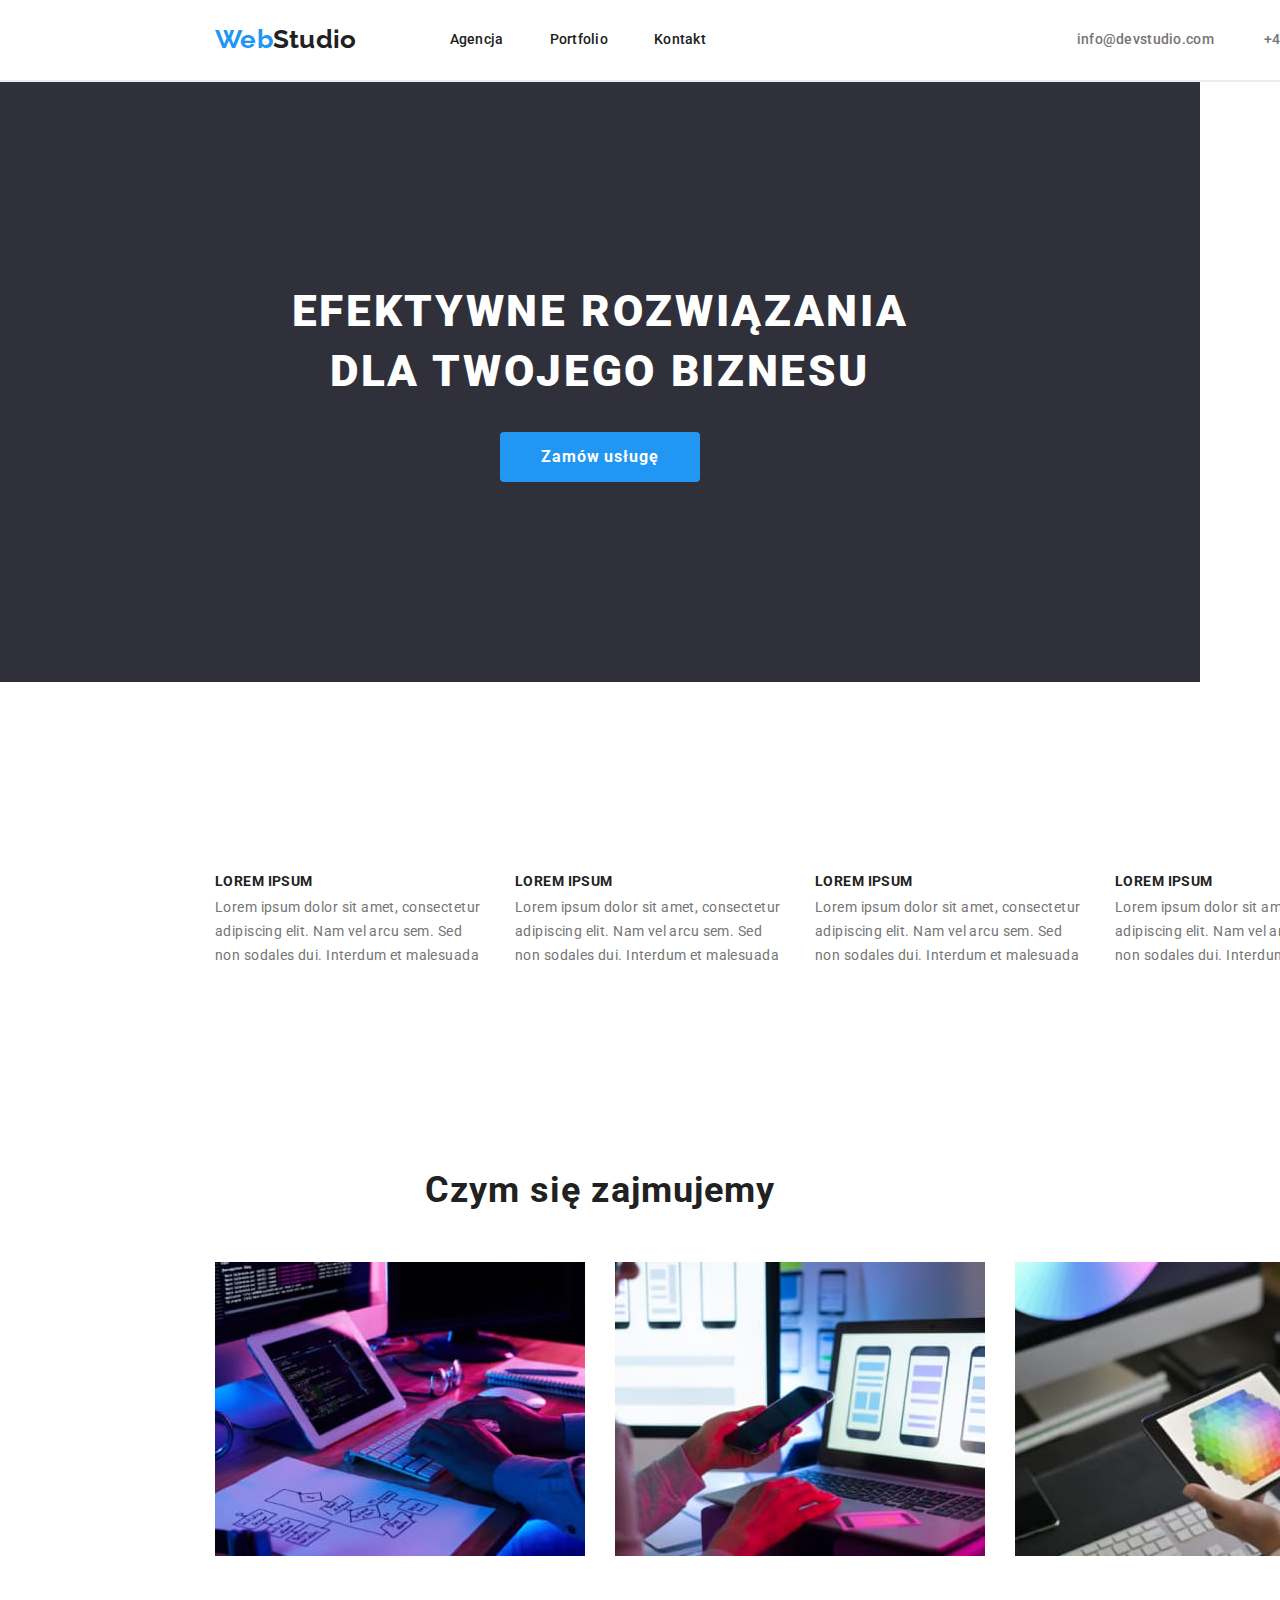
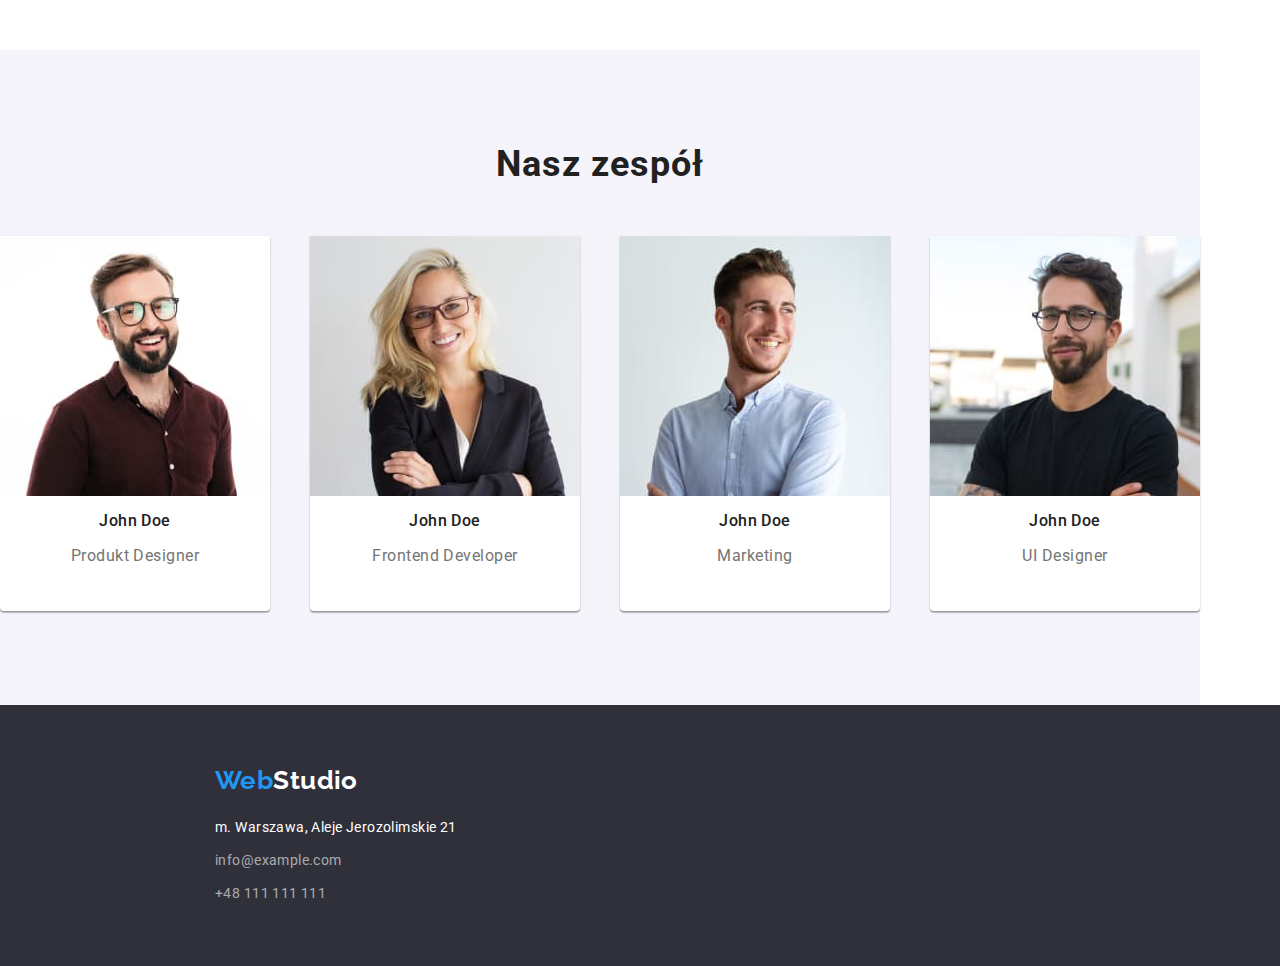
<file: index.html>
<!DOCTYPE html>
<html lang="PL">
  <head>
    <meta charset="UTF-8" />
    <meta http-equiv="X-UA-Compatible" content="IE=edge" />
    <meta name="viewport" content="width=device-width, initial-scale=1.0" />
    <link rel="stylesheet" href="./css/normalize.css" />
    <link rel="stylesheet" href="./css/styles.css" />
    <link rel="preconnect" href="https://fonts.googleapis.com" />
    <link rel="preconnect" href="https://fonts.gstatic.com" crossorigin />
    <link
      href="https://fonts.googleapis.com/css2?family=Raleway:wght@700&family=Roboto:wght@400;500;700;900&display=swap"
      rel="stylesheet"
    />
    <title>WebStudio</title>
  </head>
  <body>
    <header class="header container section-main-page">
      <nav>
        <ul class="list-no-style nav-list-flex">
          <li class="nav-item">
            <a href="index.html" class="webstudio-black"
              ><span class="webstudio-blue">Web</span>Studio</a
            >
          </li>
          <li class="nav-item">
            <a href="#" class="header-links">Agencja</a>
          </li>
          <li class="nav-item">
            <a href="portfolio.html" class="header-links">Portfolio</a>
          </li>
          <li class="nav-item">
            <a href="#" class="header-links">Kontakt</a>
          </li>
        </ul>
      </nav>
      <div class="contact-flex">
        <a href="info@devstudio.com" class="header-links header-contact"
          >info@devstudio.com</a
        >
        <span class="tel-number header-contact2">+48 111 111 111</span>
      </div>
    </header>
    <div class="line"></div>
    <main class="container">
      <div class="header-block">
        <h1 class="header-block-text">
          EFEKTYWNE ROZWIĄZANIA DLA TWOJEGO BIZNESU
        </h1>

        <button type="button" class="button-order">Zamów usługę</button>
      </div>

      <div class="section-main-page section">
        <ul class="list-no-style flex-list section">
          <li>
            <section class="description-blocks">
              <h2 class="description-blocks-header">Lorem ipsum</h2>
              <p class="description-blocks-text">
                Lorem ipsum dolor sit amet, consectetur adipiscing elit. Nam vel
                arcu sem. Sed non sodales dui. Interdum et malesuada
              </p>
            </section>
          </li>

          <li>
            <section class="description-blocks">
              <h2 class="description-blocks-header">Lorem ipsum</h2>
              <p class="description-blocks-text">
                Lorem ipsum dolor sit amet, consectetur adipiscing elit. Nam vel
                arcu sem. Sed non sodales dui. Interdum et malesuada
              </p>
            </section>
          </li>

          <li>
            <section class="description-blocks">
              <h2 class="description-blocks-header">Lorem ipsum</h2>
              <p class="description-blocks-text">
                Lorem ipsum dolor sit amet, consectetur adipiscing elit. Nam vel
                arcu sem. Sed non sodales dui. Interdum et malesuada
              </p>
            </section>
          </li>

          <li>
            <section class="description-blocks">
              <h2 class="description-blocks-header">Lorem ipsum</h2>
              <p class="description-blocks-text">
                Lorem ipsum dolor sit amet, consectetur adipiscing elit. Nam vel
                arcu sem. Sed non sodales dui. Interdum et malesuada
              </p>
            </section>
          </li>
        </ul>
      </div>

      <div class="section-main-page section">
        <h2 class="what-we-do-text">Czym się zajmujemy</h2>
        <ul class="list-no-style what-we-do-list">
          <li>
            <figure>
              <img
                class="picture-as-block"
                src="images/person-coding.jpg"
                alt="osoba pisząca na klawiaturze kod"
                width="370"
              />
            </figure>
          </li>
          <li>
            <figure>
              <img
                class="picture-as-block"
                src="images/smartphone-designing.jpg"
                alt="projektowanie designu dla smartfonów"
                width="370"
              />
            </figure>
          </li>
          <li>
            <figure>
              <img
                class="picture-as-block"
                src="images/color-choosing.jpg"
                alt="dobieranie kolorów, przy użyciu tabletu"
                width="370"
              />
            </figure>
          </li>
        </ul>
      </div>

      <div class="section our-team">
        <h2 class="section-main-page what-we-do-text">Nasz zespół</h2>

        <ul class="list-no-style our-team-list">
          <li class="team-card">
            <figure>
              <img
                class="picture-as-block"
                src="images/product-designer.jpg"
                alt="zdjęcie John Doe, nasz product designer"
                width="270"
              />
              <figcaption>
                <p class="team-names">John Doe</p>
                <p class="team-jobs">Produkt Designer</p>
              </figcaption>
            </figure>
          </li>

          <li class="team-card">
            <figure>
              <img
                class="picture-as-block"
                src="images/frontend-developer.jpg"
                alt="zdjecie John Doe, nasz frontend developer"
                width="270"
              />
              <figcaption>
                <p class="team-names">John Doe</p>
                <p class="team-jobs">Frontend Developer</p>
              </figcaption>
            </figure>
          </li>

          <li class="team-card">
            <figure>
              <img
                class="picture-as-block"
                src="images/marketing-staff.jpg"
                alt="zdjecie John Doe, nasz pracownik marketingu"
                width="270"
              />
              <figcaption>
                <p class="team-names">John Doe</p>
                <p class="team-jobs">Marketing</p>
              </figcaption>
            </figure>
          </li>

          <li class="team-card">
            <figure>
              <img
                class="picture-as-block"
                src="images/ui-designer.jpg"
                alt="zdjecie John Doe, nasz ui designer"
                width="270"
              />
              <figcaption>
                <p class="team-names">John Doe</p>
                <p class="team-jobs">UI Designer</p>
              </figcaption>
            </figure>
          </li>
        </ul>
      </div>
    </main>
    <footer class="footer">
      <a href="index.html" class="webstudio-white"
        ><span class="webstudio-blue">Web</span>Studio</a
      >
      <address>
        <ul class="list-no-style address addres-flex-footer container">
          <li>m. Warszawa, Aleje Jerozolimskie 21</li>
          <li>
            <a href="mailto:info@example.com" class="footer-text-color"
              >info@example.com</a
            >
          </li>
          <li>
            <a href="tel:+48111111111" class="footer-text-color"
              >+48 111 111 111</a
            >
          </li>
        </ul>
      </address>
    </footer>
  </body>
</html>
</file>
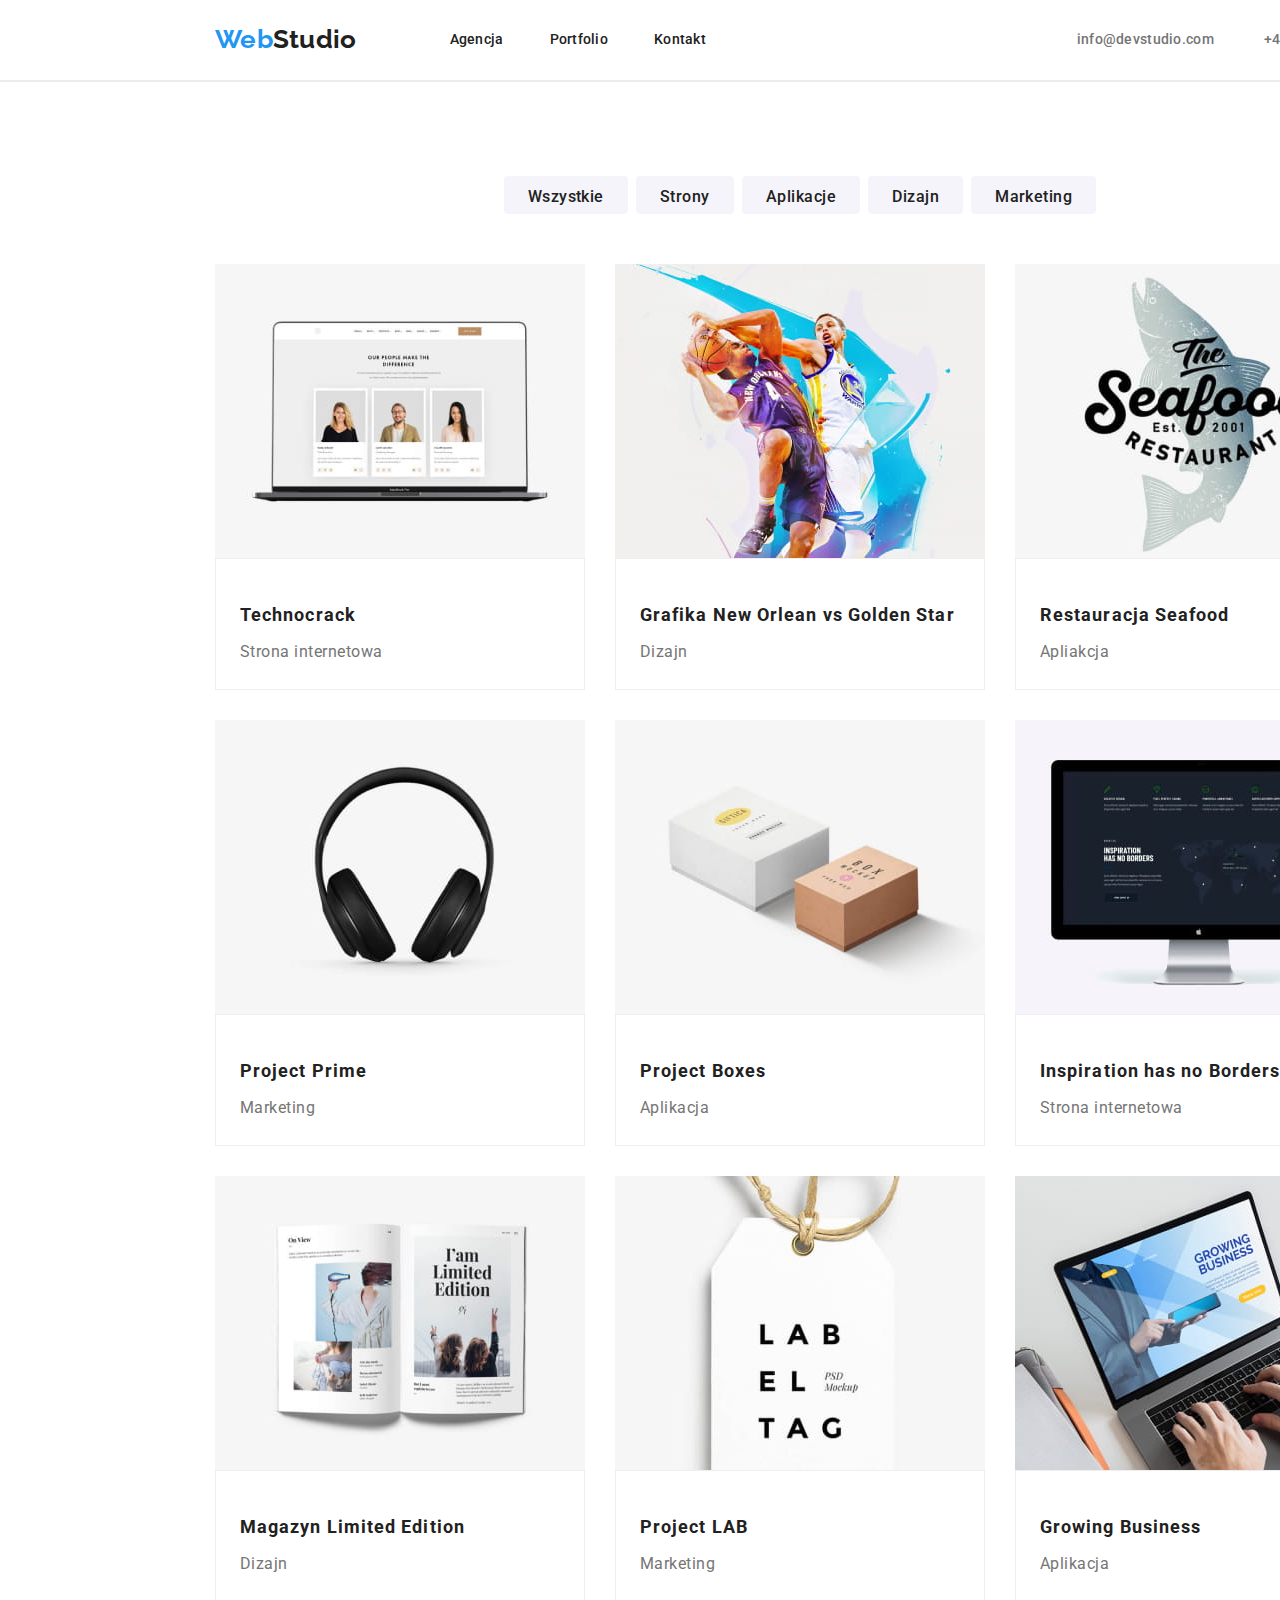
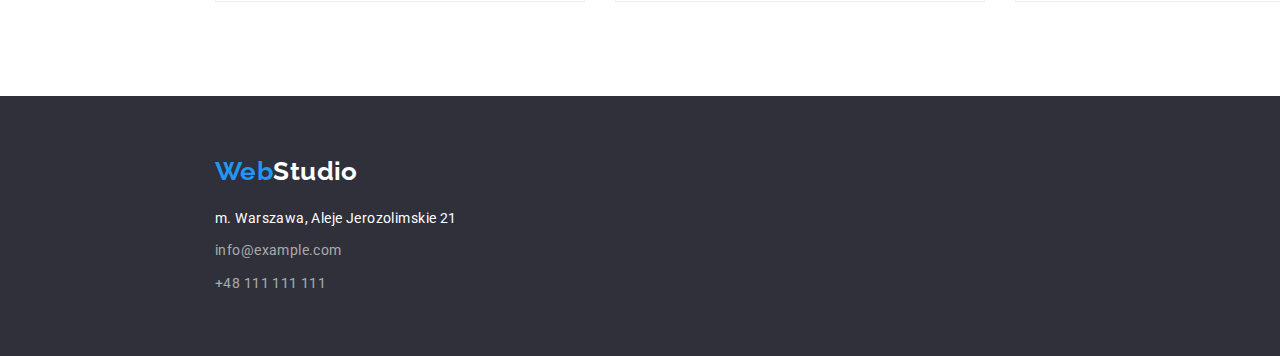
<file: portfolio.html>
<!DOCTYPE html>
<html lang="en">
  <head>
    <meta charset="UTF-8" />
    <meta http-equiv="X-UA-Compatible" content="IE=edge" />
    <meta name="viewport" content="width=device-width, initial-scale=1.0" />
    <link rel="stylesheet" href="./css/normalize.css" />
    <link rel="stylesheet" href="./css/styles.css" />
    <link rel="preconnect" href="https://fonts.googleapis.com" />
    <link rel="preconnect" href="https://fonts.gstatic.com" crossorigin />
    <link
      href="https://fonts.googleapis.com/css2?family=Raleway:wght@700&family=Roboto:wght@400;500;700;900&display=swap"
      rel="stylesheet"
    />
    <title>Portfolio</title>
  </head>
  <body>
    <header class="header container section-main-page">
      <nav>
        <ul class="list-no-style nav-list-flex">
          <li class="nav-item">
            <a href="index.html" class="webstudio-black"
              ><span class="webstudio-blue">Web</span>Studio</a
            >
          </li>
          <li class="nav-item">
            <a href="#" class="header-links">Agencja</a>
          </li>
          <li class="nav-item">
            <a href="portfolio.html" class="header-links">Portfolio</a>
          </li>
          <li class="nav-item">
            <a href="#" class="header-links">Kontakt</a>
          </li>
        </ul>
      </nav>
      <div class="contact-flex">
        <a href="info@devstudio.com" class="header-links header-contact"
          >info@devstudio.com</a
        >
        <span class="tel-number header-contact2">+48 111 111 111</span>
      </div>
    </header>
    <div class="line"></div>
    <main>
      <div  class="container section-main-page">
        <ul class="list-no-style menu-filter">
          <li>
            <button type="button" class="button-filter-menu">Wszystkie</button>
          </li>
          <li>
            <button type="button" class="button-filter-menu">Strony</button>
          </li>
          <li>
            <button type="button" class="button-filter-menu">Aplikacje</button>
          </li>
          <li>
            <button type="button" class="button-filter-menu">Dizajn</button>
          </li>
          <li>
            <button type="button" class="button-filter-menu">Marketing</button>
          </li>
        </ul>
      </div>

      <div class="container section-main-page">
        <ul class="list-no-style aplications-list">
          <li>
            <figure>
              <img
                src="images/technocrack.jpg"
                alt="Laptop z wyswietlonymi na stronie osobami wraz z krótką prezentacją"
                height="294"
              />
              <figcaption class="apps-names">
                <p class="porfolio-names">Technocrack</p>
                <p class="portfolio-desciption">Strona internetowa</p>
              </figcaption>
            </figure>
          </li>

          <li>
            <figure>
              <img
                src="images/new-orlean-vs-golden-star.jpg"
                alt="Dwóch graczy koszykówi skacze, jeden, by rzucić piłkę do kosza, drugi, aby uniemożliwić rzut"
                height="294"
              />
              <figcaption class="apps-names">
                <p class="porfolio-names">Grafika New Orlean vs Golden Star</p>
                <p class="portfolio-desciption">Dizajn</p>
              </figcaption>
            </figure>
          </li>

          <li>
            <figure>
              <img
                src="images/seafood.jpg"
                alt="Napis The Seafood Restaurant na tle ryby"
                height="294"
              />
              <figcaption class="apps-names">
                <p class="porfolio-names">Restauracja Seafood</p>
                <p class="portfolio-desciption">Apliakcja</p>
              </figcaption>
            </figure>
          </li>

          <li>
            <figure>
              <img
                src="images/projekt-prime.jpg"
                alt="zdjęcie czarnych słuchawek nausznych"
                height="294"
              />
              <figcaption class="apps-names">
                <p class="porfolio-names">Project Prime</p>
                <p class="portfolio-desciption">Marketing</p>
              </figcaption>
            </figure>
          </li>

          <li>
            <figure>
              <img
                src="images/project-boxes.jpg"
                alt="Zdjęcie dwóch pudełek obok siebie jeden biały drugi mniejszy jasnobrązowy"
                height="294"
              />
              <figcaption class="apps-names">
                <p class="porfolio-names">Project Boxes</p>
                <p class="portfolio-desciption">Aplikacja</p>
              </figcaption>
            </figure>
          </li>

          <li>
            <figure>
              <img
                src="images/inspiration-has-no-borders.jpg"
                alt="Zdjęcie monitora, na którym jest krótka prezentacja strony wraz z mapą świata - zaprezentowane na ciemnym tle"
                height="294"
              />
              <figcaption class="apps-names">
                <p class="porfolio-names">Inspiration has no Borders</p>
                <p class="portfolio-desciption">Strona internetowa</p>
              </figcaption>
            </figure>
          </li>

          <li>
            <figure>
              <img
                src="images/limited-edition.jpg"
                alt="Zdjęcie otwartego czasopisma, w którym widnieją zdjęcia kobiet, w różnych sytuacjach. Jedna suszy włosy, druga kuca z torebką w ręce, na kolejnym zdjęciu są kobiety z wyciągniętymi rękami wspierające siebie "
                height="294"
              />
              <figcaption class="apps-names">
                <p class="porfolio-names">Magazyn Limited Edition</p>
                <p class="portfolio-desciption">Dizajn</p>
              </figcaption>
            </figure>
          </li>

          <li>
            <figure>
              <img
                src="images/project-lab.jpg"
                alt="Biała zawieszka na sznurku zawierająca napis LABEL TAG"
                height="294"
              />
              <figcaption class="apps-names">
                <p class="porfolio-names">Project LAB</p>
                <p class="portfolio-desciption">Marketing</p>
              </figcaption>
            </figure class="apps-pictures">
          </li>

          <li>
            <figure>
              <img
                src="images/growing-business.jpg"
                alt="Laptop z wyświetloną stroną Growing Business, na której osoba prezentuje telefon."
                height="294"
              />
              <figcaption class="apps-names">
                <p class="porfolio-names">Growing Business</p>
                <p class="portfolio-desciption">Aplikacja</p>
              </figcaption>
            </figure>
          </li>
        </ul>
      </div>
    </main>

    <footer class="footer">
      <a href="index.html" class="webstudio-white"
        ><span class="webstudio-blue">Web</span>Studio</a
      >
      <address>
        <ul class="list-no-style address addres-flex-footer container">
          <li>m. Warszawa, Aleje Jerozolimskie 21</li>
          <li>
            <a href="mailto:info@example.com" class="footer-text-color"
              >info@example.com</a
            >
          </li>
          <li>
            <a href="tel:+48111111111" class="footer-text-color"
              >+48 111 111 111</a
            >
          </li>
        </ul>
      </address>
    </footer>
  </body>
</html>
</file>
<file: css/styles.css>
:root {
  --backgound-color: white;
  --background-block-color: #2f303a;
  --text-headers-color: #212121;
  --text-normal-color: #757575;
  --text-hover-color: #2196f3;
  --button-color: #f5f4fa;
  --logo-white: white;
  --button-order-text: white;
  --main-board-text: white;
  --button-color-filter: white;
  --header-color: white;
}

body {
  font-family: "Roboto", sans-serif;
  width: 1600px;
  background: var(--backgound-color);
  color: var(--text-normal-color);
}

a {
  text-decoration: none;
}

ul {
  list-style: none;
}
figure {
  margin: 0;
}

.header-links {
  color: var(--text-headers-color);
  transition: 0.2s;
}

.header-links:hover {
  color: var(--text-hover-color);
}
.header-links:focus {
  color: var(--text-hover-color);
}

.header {
  margin-left: 15px;
  margin-right: 15px;

  font-weight: 500;
  font-size: 14px;
  line-height: 1.14;
  letter-spacing: 0.02em;
  background-color: var(--header-color);

  color: var(--text-headers-color);

  display: flex;
  justify-content: space-between;
}

.tel-number {
  color: var(--text-normal-color);
}

.webstudio-black {
  font-family: "Raleway";
  font-weight: 700;
  font-size: 26px;
  line-height: 1.19;
  color: var(--text-headers-color);
}

.webstudio-white {
  font-family: "Raleway";
  font-weight: 700;
  font-size: 26px;
  line-height: 1.19;
  color: var(--logo-white);
  display: block;
  padding-left: 200px;
}

.webstudio-blue {
  color: var(--text-hover-color);
}

.button-order {
  width: 200px;
  height: 50px;
  left: 700px;
  top: 430px;

  background: var(--text-hover-color);

  border-radius: 4px;
  border-color: var(--text-hover-color);

  font-family: inherit;
  font-weight: 700;
  font-size: 16px;
  line-height: 1.85;
  letter-spacing: 0.06em;
  color: var(--button-order-text);
  border-style: solid;
}

.button-order:hover {
  cursor: pointer;
}

.header-block {
  padding-left: 200px;
  padding-right: 200px;
  display: flex;
  justify-content: center;
  align-items: center;
  background: var(--background-block-color);
  flex-direction: column;
  padding-bottom: 200px;
}

.header-block-text {
  font-weight: 900;
  font-size: 44px;
  line-height: 1.36;
  text-align: center;
  letter-spacing: 0.06em;
  text-transform: uppercase;
  color: var(--main-board-text);
  display: flex;
  padding-top: 200px;
  padding-bottom: 30px;
  width: 696px;
  margin: 0px;
}

.description-blocks {
  width: 270px;
  height: 101px;
}

.description-blocks-text {
  color: var(--text-normal-color);

  font-size: 14px;
  line-height: 1.71;
  letter-spacing: 0.03em;
}

.description-blocks-header {
  font-weight: 700;
  font-size: 14px;
  line-height: 1.14px;
  letter-spacing: 0.03em;
  text-transform: uppercase;
  color: var(--text-headers-color);
}

.footer {
  background-color: var(--background-block-color);

  font-size: 14px;
  font-style: normal;
  line-height: 1.71;
  letter-spacing: 0.03em;
  color: var(--logo-white);
  padding-top: 60px;
  padding-left: 15px;
  padding-bottom: 60px;
}

.address {
  font-style: normal;
  margin: 0;
  padding: 0;
  padding-top: 20px;
  line-height: 1.71;
}

.footer-text-color {
  color: rgba(255, 255, 255, 0.6);
}

.footer-text-color:hover {
  color: var(--text-hover-color);
}

.footer-text-color:focus {
  color: var(--text-hover-color);
}

.line {
  border: 1px solid #ececec;
}

.button-filter-menu {
  background: var(--button-color);
  border-radius: 4px;
  border-color: var(--button-color);

  font-weight: 500;
  font-size: 16px;
  line-height: 1.63;
  text-align: center;
  letter-spacing: 0.03em;
  color: var(--text-headers-color);
  border-style: solid;
  height: 38px;
  transition: 0.2s;

  padding: 6px 22px;
}

.button-filter-menu:hover {
  background-color: var(--text-hover-color);
  color: var(--button-color-filter);
  cursor: pointer;
}

.team-names {
  color: var(--text-headers-color);

  font-weight: 500;
  font-size: 16px;
  line-height: 1.18;
  letter-spacing: 0.03em;
}

.team-jobs {
  color: var(--text-normal-color);

  font-size: 16px;
  line-height: 1.18;
  letter-spacing: 0.03em;
}

.porfolio-names {
  color: var(--text-headers-color);

  font-weight: 700;
  font-size: 18px;
  line-height: 2;
  letter-spacing: 0.06em;
}

.portfolio-desciption {
  color: var(--text-normal-color);

  font-size: 16px;
  line-height: 1.87px;
  letter-spacing: 0.03em;
}

.container {
  max-width: 1200px;
}

.section {
  padding-top: 94px;
  padding-bottom: 94px;
}

.nav-list-flex {
  display: flex;
  padding: 0;
  margin: 0;
}

.nav-item:nth-of-type(1) {
  padding: 24px 93px 25px 0px;
}

.nav-item:nth-of-type(2) {
  padding-top: 32px;
  padding-right: 46px;
}

.nav-item:nth-of-type(3) {
  padding-top: 32px;
  padding-right: 46px;
}

.nav-item:nth-of-type(4) {
  padding-top: 32px;
}

.header-contact {
  padding-top: 32px;
  padding-right: 50px;
  color: var(--text-normal-color);
}

.header-contact2 {
  padding-top: 32px;
  padding-right: 12px;
}

.contact-flex {
  display: flex;
  justify-content: flex-end;
}

.flex-list {
  display: flex;
  justify-content: space-between;
  margin: 0;
  gap: 30px;
  padding-bottom: unset;
  padding-left: 0;
}

.section-main-page {
  margin-left: 200px;
  margin-right: 200px;
  padding-left: 15px;
  padding-right: 15px;
}

.about-us-block {
  padding: 0 15px;
}

.what-we-do-list {
  display: flex;
  margin: 0;
  justify-content: space-between;
  padding: 0;
  gap: 30px;
}

.what-we-do-text {
  color: var(--text-headers-color);
  font-weight: 700;
  font-size: 36px;
  line-height: 1.16;
  text-align: center;
  letter-spacing: 0.03em;
  padding-bottom: 50px;
  display: block;
  margin: 0;
}

.picture-display {
  display: block;
}

.our-team {
  background-color: var(--button-color);
  margin: 0;
}

.our-team-list {
  display: flex;
  margin: 0;
  justify-content: space-between;
  padding: 0;
  gap: 30px;
}

.team-card {
  box-shadow: 0px 1px 3px rgba(0, 0, 0, 0.12), 0px 1px 1px rgba(0, 0, 0, 0.14),
    0px 2px 1px rgba(0, 0, 0, 0.2);
  border-radius: 0px 0px 4px 4px;
  text-align: center;
  padding-bottom: 30px;
  background-color: var(--backgound-color);
  display: block;
}

.addres-flex-footer {
  display: flex;
  flex-direction: column;
  gap: 9px;
  margin: 0;
  margin-left: 200px;
}

.menu-filter {
  display: flex;
  gap: 8px;
  padding-left: 0;
  justify-content: center;
  padding-top: 94px;
  margin: 0;
  padding-bottom: 50px;
}

.aplications-list {
  display: flex;
  flex-wrap: wrap;
  gap: 30px;
  text-align: left;
  margin: 0;
  padding: 0;
  padding-bottom: 94px;
}

.app-items {
  width: 370px;
  height: 404px;
  margin: 0;
}

.apps-names {
  padding-left: 24px;
  border: 1px solid #eeeeee;
  padding-top: 20px;
  padding-bottom: 20px;
  margin: 0;
}

.picture-as-block {
  display: block;
  margin: 0;
}

ul.aplications-list > li > figure > img {
  display: block;
}
</file>
